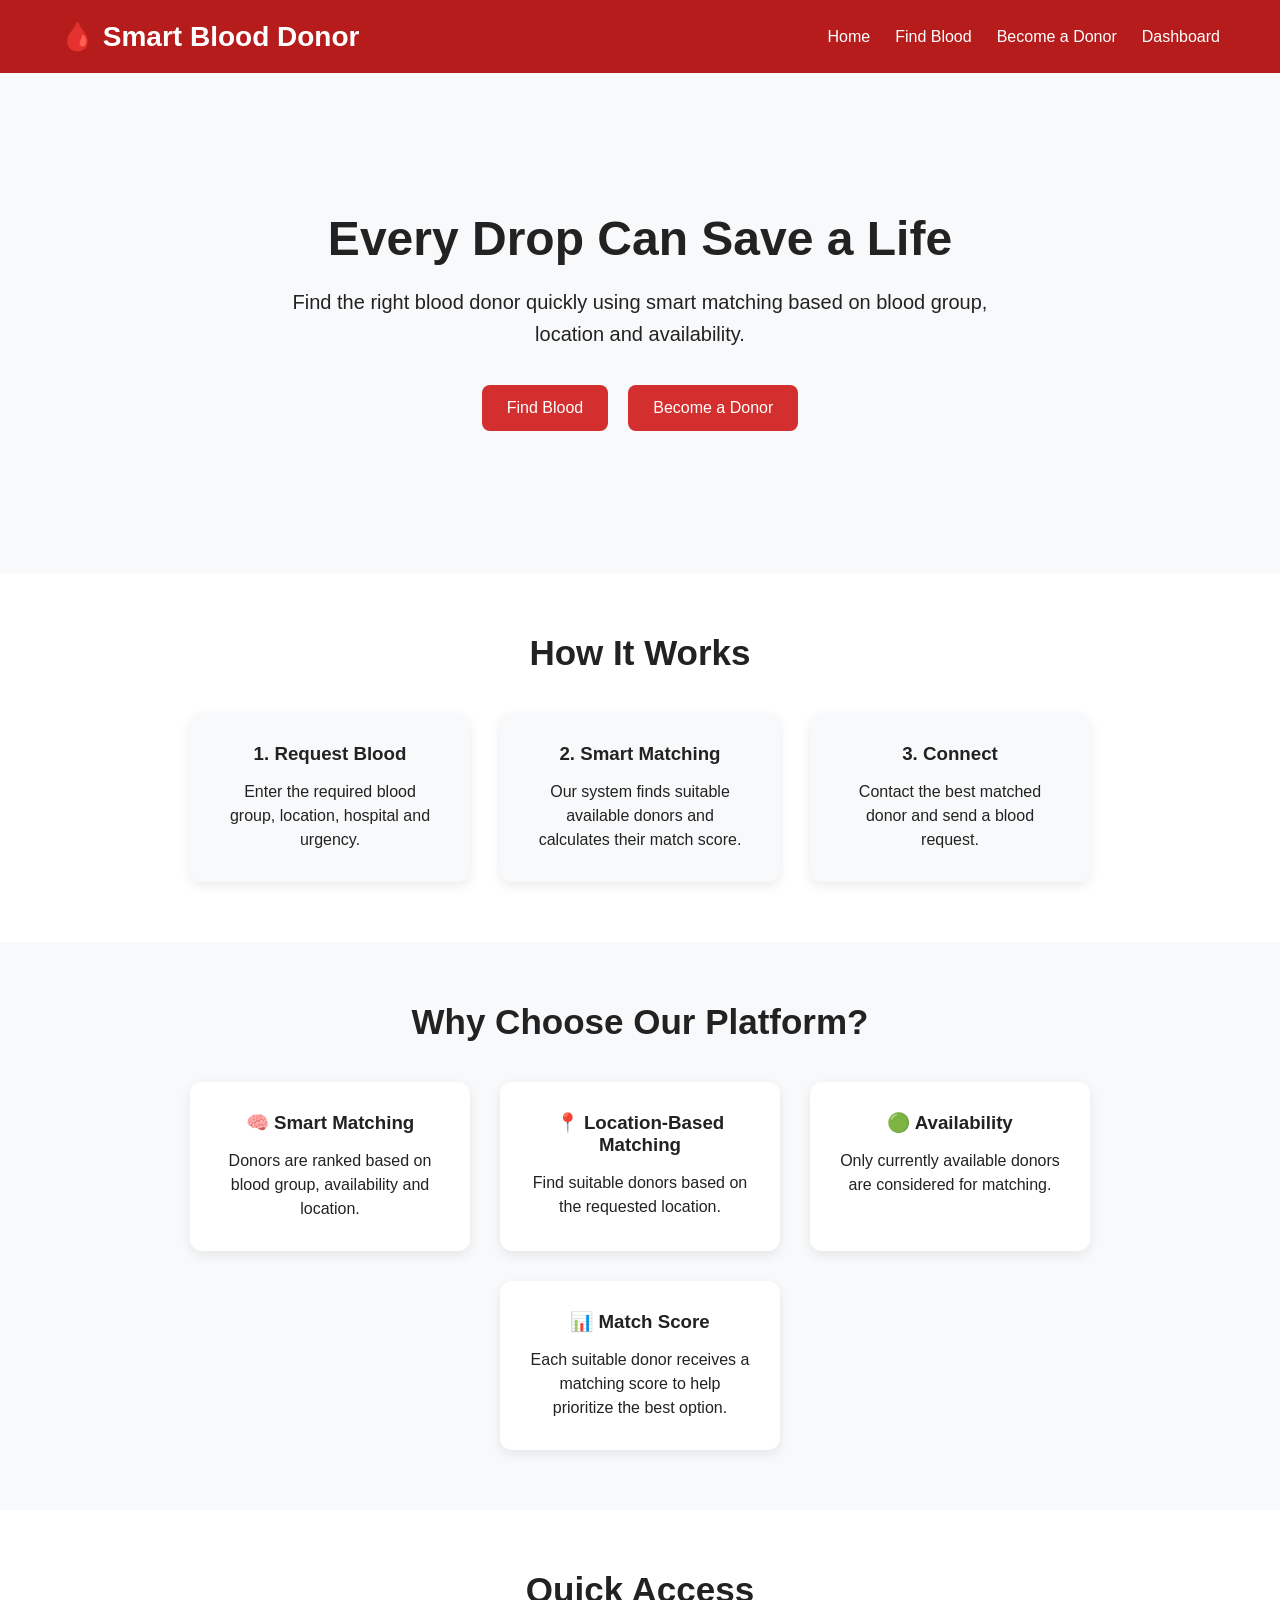
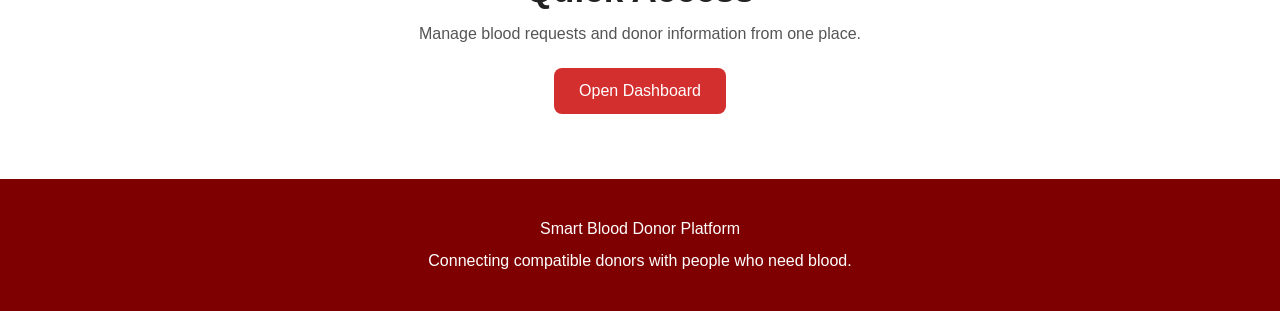
<file: index.html>
<!DOCTYPE html>
<html lang="en">

<head>

    <meta charset="UTF-8">

    <meta name="viewport"
          content="width=device-width, initial-scale=1.0">

    <title>Smart Blood Donor Platform</title>

    <link rel="stylesheet" href="style.css">

</head>

<body>

    <!-- Header -->

    <header>

        <h1>🩸 Smart Blood Donor</h1>

        <nav>

            <a href="index.html">
                Home
            </a>

            <a href="find-blood.html">
                Find Blood
            </a>

            <a href="become-donor.html">
                Become a Donor
            </a>

            <a href="dashboard.html">
                Dashboard
            </a>

        </nav>

    </header>


    <main>

        <!-- Hero Section -->

        <section class="hero">

            <div class="hero-text">

                <h2>
                    Every Drop Can Save a Life
                </h2>

                <p>
                    Find the right blood donor quickly
                    using smart matching based on
                    blood group, location and availability.
                </p>


                <div class="hero-buttons">

                    <a href="find-blood.html">

                        <button>
                            Find Blood
                        </button>

                    </a>


                    <a href="become-donor.html">

                        <button>
                            Become a Donor
                        </button>

                    </a>

                </div>

            </div>

        </section>


        <!-- How It Works -->

        <section class="how-it-works">

            <h2>
                How It Works
            </h2>


            <div class="steps">

                <div class="step">

                    <h3>
                        1. Request Blood
                    </h3>

                    <p>
                        Enter the required blood group,
                        location, hospital and urgency.
                    </p>

                </div>


                <div class="step">

                    <h3>
                        2. Smart Matching
                    </h3>

                    <p>
                        Our system finds suitable
                        available donors and calculates
                        their match score.
                    </p>

                </div>


                <div class="step">

                    <h3>
                        3. Connect
                    </h3>

                    <p>
                        Contact the best matched donor
                        and send a blood request.
                    </p>

                </div>

            </div>

        </section>


        <!-- Features -->

        <section class="features">

            <h2>
                Why Choose Our Platform?
            </h2>


            <div class="feature-container">


                <div class="feature">

                    <h3>
                        🧠 Smart Matching
                    </h3>

                    <p>
                        Donors are ranked based on
                        blood group, availability
                        and location.
                    </p>

                </div>


                <div class="feature">

                    <h3>
                        📍 Location-Based Matching
                    </h3>

                    <p>
                        Find suitable donors based
                        on the requested location.
                    </p>

                </div>


                <div class="feature">

                    <h3>
                        🟢 Availability
                    </h3>

                    <p>
                        Only currently available
                        donors are considered for
                        matching.
                    </p>

                </div>


                <div class="feature">

                    <h3>
                        📊 Match Score
                    </h3>

                    <p>
                        Each suitable donor receives
                        a matching score to help
                        prioritize the best option.
                    </p>

                </div>


            </div>

        </section>


        <!-- Quick Access -->

        <section class="quick-access">

            <h2>
                Quick Access
            </h2>

            <p>
                Manage blood requests and donor
                information from one place.
            </p>


            <a href="dashboard.html">

                <button>
                    Open Dashboard
                </button>

            </a>

        </section>

    </main>


    <footer>

        <p>
            Smart Blood Donor Platform
        </p>

        <p>
            Connecting compatible donors with people
            who need blood.
        </p>

    </footer>


    <script src="script.js"></script>

</body>

</html>
</file>
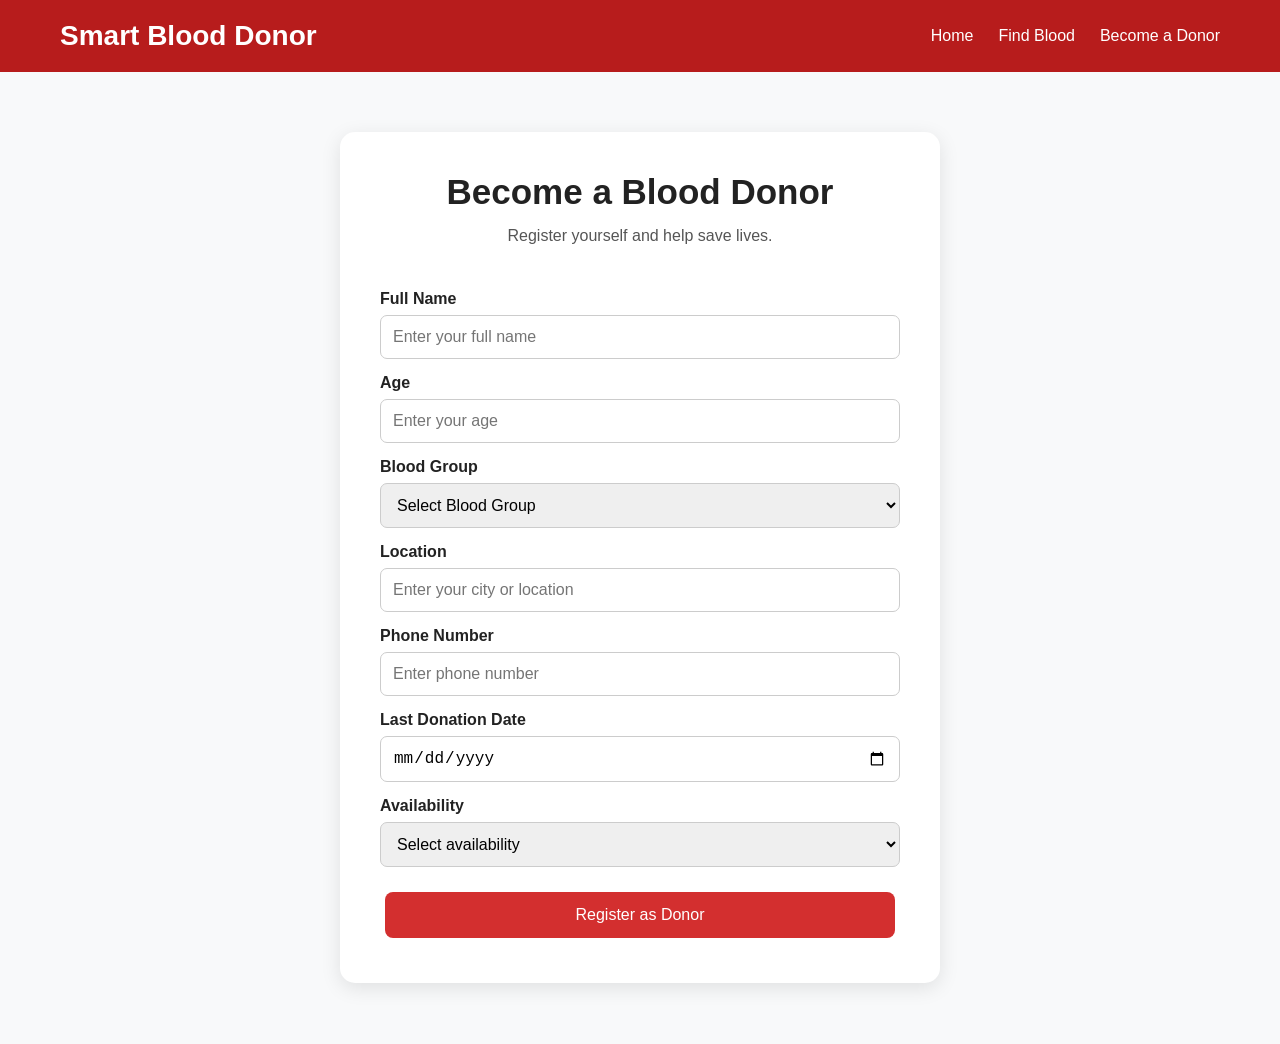
<file: become-donor.html>
<!DOCTYPE html>
<html lang="en">

<head>
    <meta charset="UTF-8">
    <meta name="viewport" content="width=device-width, initial-scale=1.0">

    <title>Become a Donor - Smart Blood Donor</title>

    <link rel="stylesheet" href="style.css">
</head>

<body>

    <header>
        <h1>Smart Blood Donor</h1>

        <nav>
            <a href="index.html">Home</a>
            <a href="find-blood.html">Find Blood</a>
            <a href="become-donor.html">Become a Donor</a>
        </nav>
    </header>


    <main>

        <section class="donor-registration">

            <h2>Become a Blood Donor</h2>

            <p>
                Register yourself and help save lives.
            </p>

            <form id="donor-form">
                <label for="donor-name">Full Name</label>

                <input type="text"
                       id="donor-name"
                       placeholder="Enter your full name">


                <label for="donor-age">Age</label>

                <input type="number"
                       id="donor-age"
                       min="18"
                       placeholder="Enter your age">


                <label for="donor-blood">Blood Group</label>

                <select id="donor-blood">

                    <option value="">Select Blood Group</option>
                    <option value="A+">A+</option>
                    <option value="A-">A-</option>
                    <option value="B+">B+</option>
                    <option value="B-">B-</option>
                    <option value="AB+">AB+</option>
                    <option value="AB-">AB-</option>
                    <option value="O+">O+</option>
                    <option value="O-">O-</option>

                </select>


                <label for="donor-location">Location</label>

                <input type="text"
                       id="donor-location"
                       placeholder="Enter your city or location">


                <label for="donor-phone">Phone Number</label>

                <input type="tel"
                       id="donor-phone"
                       placeholder="Enter phone number">


                <label for="last-donation">
                    Last Donation Date
                </label>

                <input type="date"
                       id="last-donation">


                <label for="availability">
                    Availability
                </label>

                <select id="availability">

                    <option value="">
                        Select availability
                    </option>

                    <option value="Available">
                        Available
                    </option>

                    <option value="Not Available">
                        Not Available
                    </option>

                </select>


                <button type="submit">
                    Register as Donor
                </button>

            </form>

        </section>

    </main>


    <script src="script.js"></script>

</body>

</html>
</file>
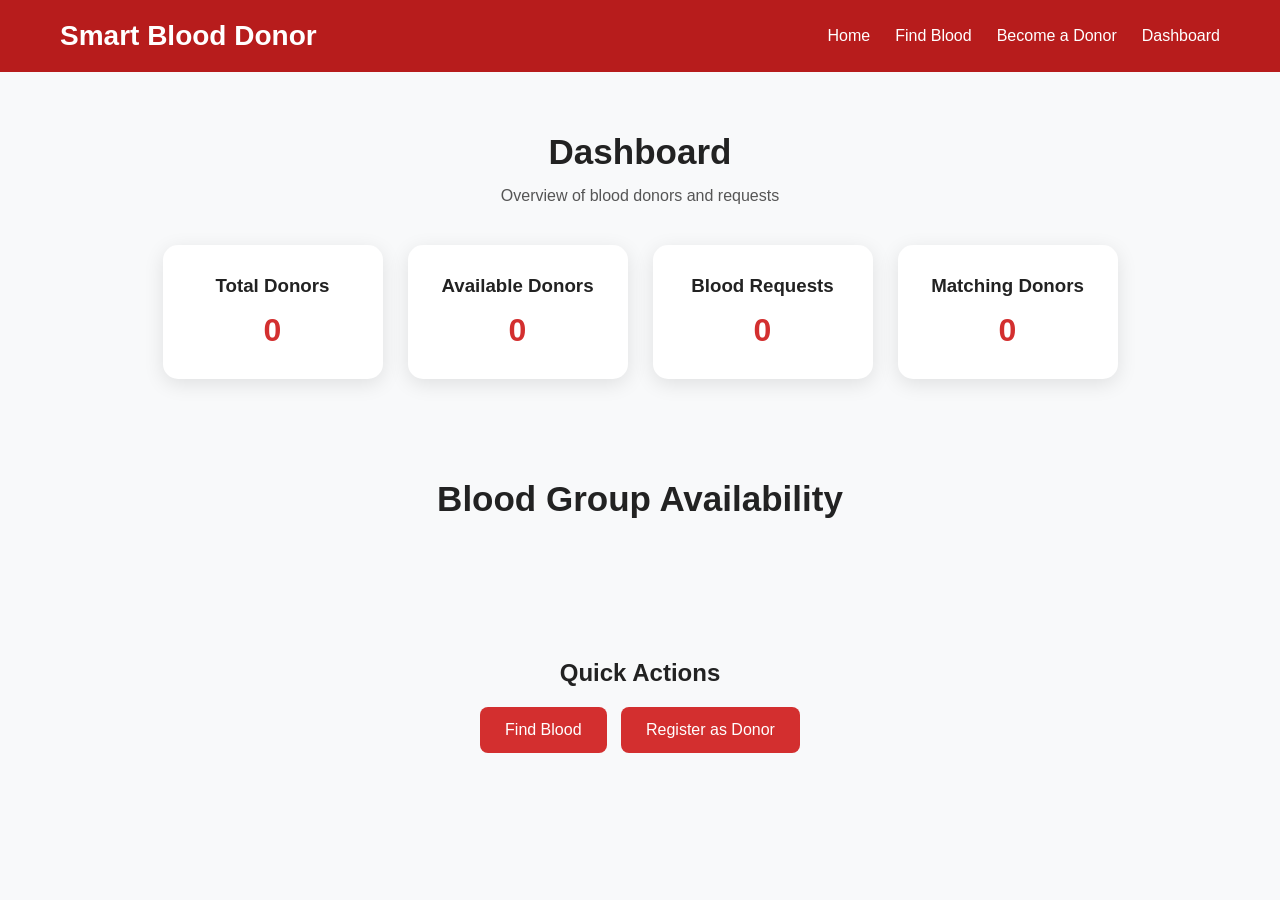
<file: dashboard.html>
<!DOCTYPE html>
<html lang="en">

<head>

    <meta charset="UTF-8">

    <meta name="viewport"
          content="width=device-width, initial-scale=1.0">

    <title>Dashboard - Smart Blood Donor Platform</title>

    <link rel="stylesheet" href="style.css">

</head>

<body>

    <header>

        <h1>Smart Blood Donor</h1>

        <nav>

            <a href="index.html">Home</a>

            <a href="find-blood.html">Find Blood</a>

            <a href="become-donor.html">Become a Donor</a>

            <a href="dashboard.html">Dashboard</a>

        </nav>

    </header>


    <main>

        <section class="dashboard-section">

            <h2>Dashboard</h2>

            <p class="matching-subtitle">
                Overview of blood donors and requests
            </p>


            <!-- Statistics -->

            <div class="dashboard-cards">

                <div class="dashboard-card">

                    <h3>Total Donors</h3>

                    <p id="total-donors">
                        0
                    </p>

                </div>


                <div class="dashboard-card">

                    <h3>Available Donors</h3>

                    <p id="available-donors">
                        0
                    </p>

                </div>


                <div class="dashboard-card">

                    <h3>Blood Requests</h3>

                    <p id="total-requests">
                        0
                    </p>

                </div>


                <div class="dashboard-card">

                    <h3>Matching Donors</h3>

                    <p id="matching-donors">
                        0
                    </p>

                </div>

            </div>


            <!-- Blood Group Availability -->

            <div class="dashboard-section">

                <h2>Blood Group Availability</h2>

                <div id="blood-group-list">

                    <!-- Blood groups will appear here -->

                </div>

            </div>


            <!-- Quick Actions -->

            <div class="dashboard-actions">

                <h2>Quick Actions</h2>

                <button onclick="window.location.href='find-blood.html'">
                    Find Blood
                </button>

                <button onclick="window.location.href='become-donor.html'">
                    Register as Donor
                </button>

            </div>


        </section>

    </main>


    <script src="script.js"></script>

</body>

</html>
</file>
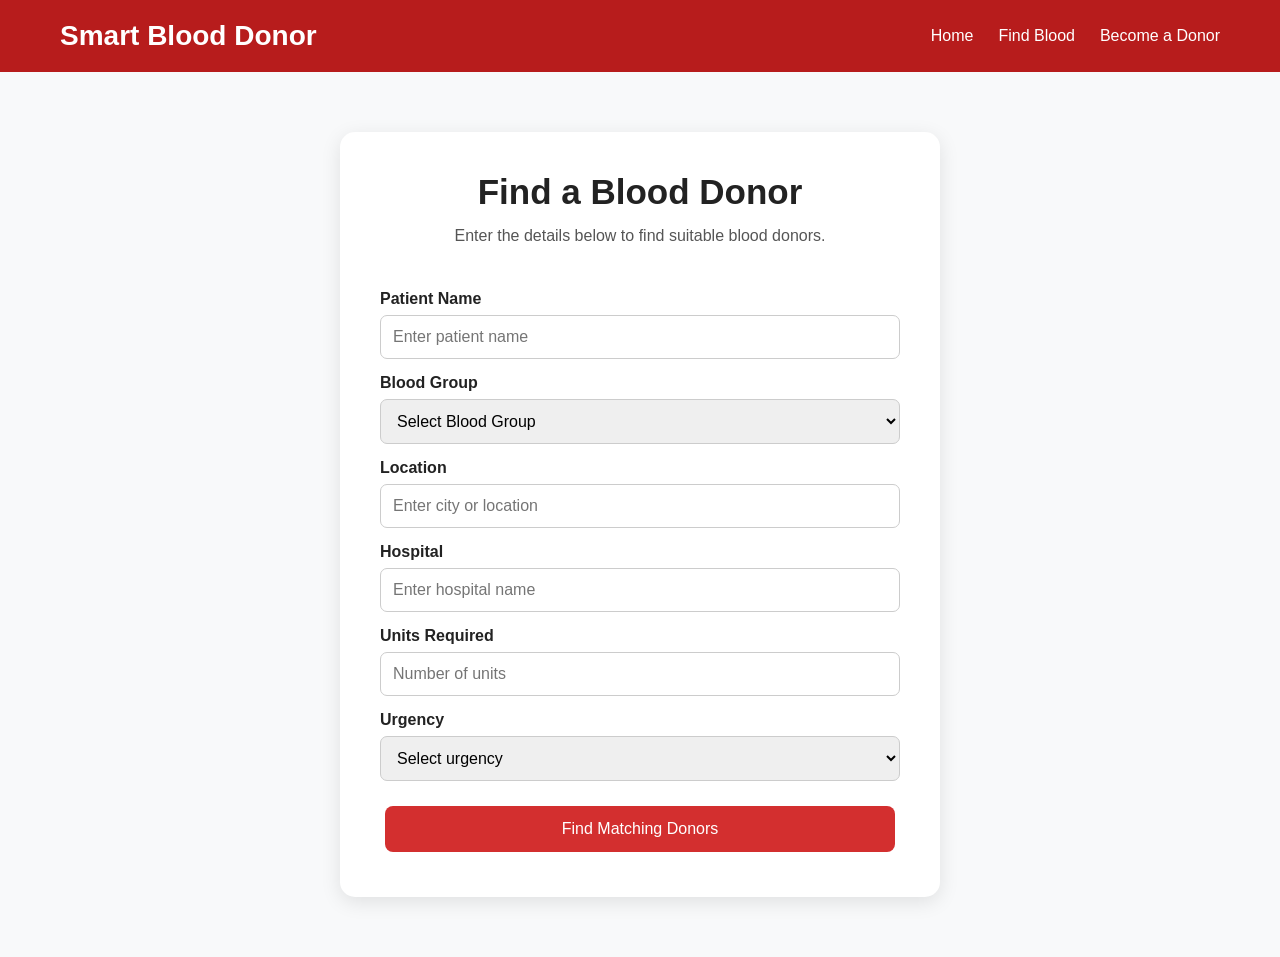
<file: find-blood.html>
<!DOCTYPE html>
<html lang="en">

<head>
    <meta charset="UTF-8">
    <meta name="viewport" content="width=device-width, initial-scale=1.0">

    <title>Find Blood - Smart Blood Donor</title>

    <link rel="stylesheet" href="style.css">
</head>

<body>

    <header>
        <h1>Smart Blood Donor</h1>

        <nav>
            <a href="index.html">Home</a>
            <a href="find-blood.html">Find Blood</a>
            <a href="#">Become a Donor</a>
        </nav>
    </header>


    <main>

        <section class="blood-request">

            <h2>Find a Blood Donor</h2>

            <p>
                Enter the details below to find suitable
                blood donors.
            </p>

            <form id="blood-request-form">

                <label for="patient-name">Patient Name</label>
                <input type="text" id="patient-name"
                       placeholder="Enter patient name">


                <label for="blood-group">Blood Group</label>

                <select id="blood-group">

                    <option value="">Select Blood Group</option>
                    <option value="A+">A+</option>
                    <option value="A-">A-</option>
                    <option value="B+">B+</option>
                    <option value="B-">B-</option>
                    <option value="AB+">AB+</option>
                    <option value="AB-">AB-</option>
                    <option value="O+">O+</option>
                    <option value="O-">O-</option>

                </select>


                <label for="location">Location</label>

                <input type="text" id="location"
                       placeholder="Enter city or location">


                <label for="hospital">Hospital</label>

                <input type="text" id="hospital"
                       placeholder="Enter hospital name">


                <label for="units">Units Required</label>

                <input type="number" id="units"
                       min="1"
                       placeholder="Number of units">


                <label for="urgency">Urgency</label>

                <select id="urgency">

                    <option value="">Select urgency</option>
                    <option value="Emergency">Emergency</option>
                    <option value="Urgent">Urgent</option>
                    <option value="Normal">Normal</option>

                </select>


                <button type="submit">
                    Find Matching Donors
                </button>

            </form>

        </section>

    </main>


    <script src="script.js"></script>

</body>

</html>
</file>
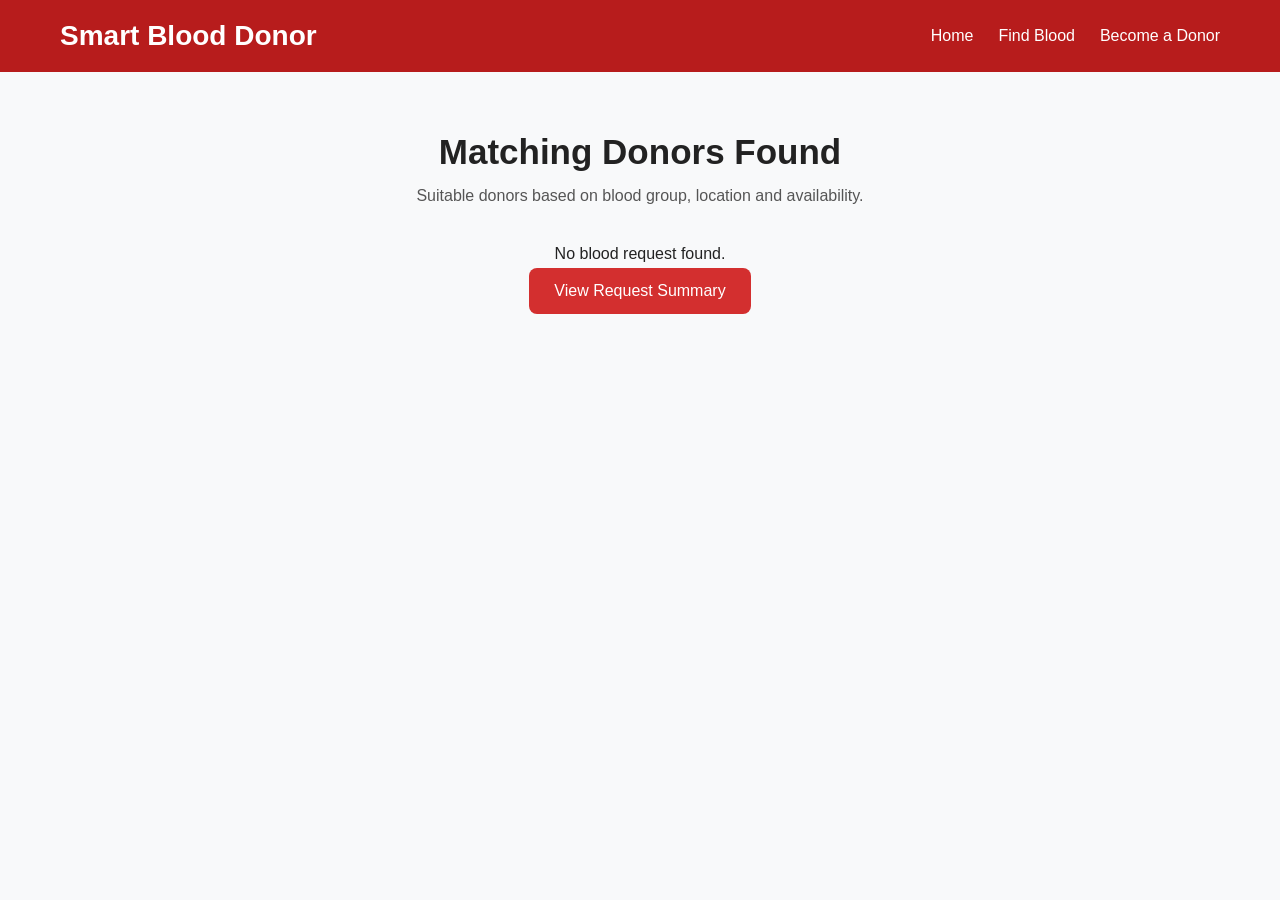
<file: matching-results.html>
<!DOCTYPE html>
<html lang="en">

<head>
    <meta charset="UTF-8">

    <meta name="viewport"
          content="width=device-width, initial-scale=1.0">

    <title>Matching Donors - Smart Blood Donor</title>

    <link rel="stylesheet" href="style.css">
</head>

<body>

    <header>

        <h1>Smart Blood Donor</h1>

        <nav>
            <a href="index.html">Home</a>
            <a href="find-blood.html">Find Blood</a>
            <a href="become-donor.html">Become a Donor</a>
        </nav>

    </header>


    <main>

        <section class="matching-section">

            <h2 id="matching-title">
                Matching Donors Found
            </h2>

            <p class="matching-subtitle">
                Suitable donors based on blood group,
                location and availability.
            </p>


            <div class="donor-cards" id="donor-results">

                <!-- Donor cards will be added here automatically -->

            </div>


            <!-- Request Summary Button -->

            <button onclick="window.location.href='request-summary.html'">
                View Request Summary
            </button>


        </section>

    </main>


    <script src="script.js"></script>

</body>

</html>
</file>
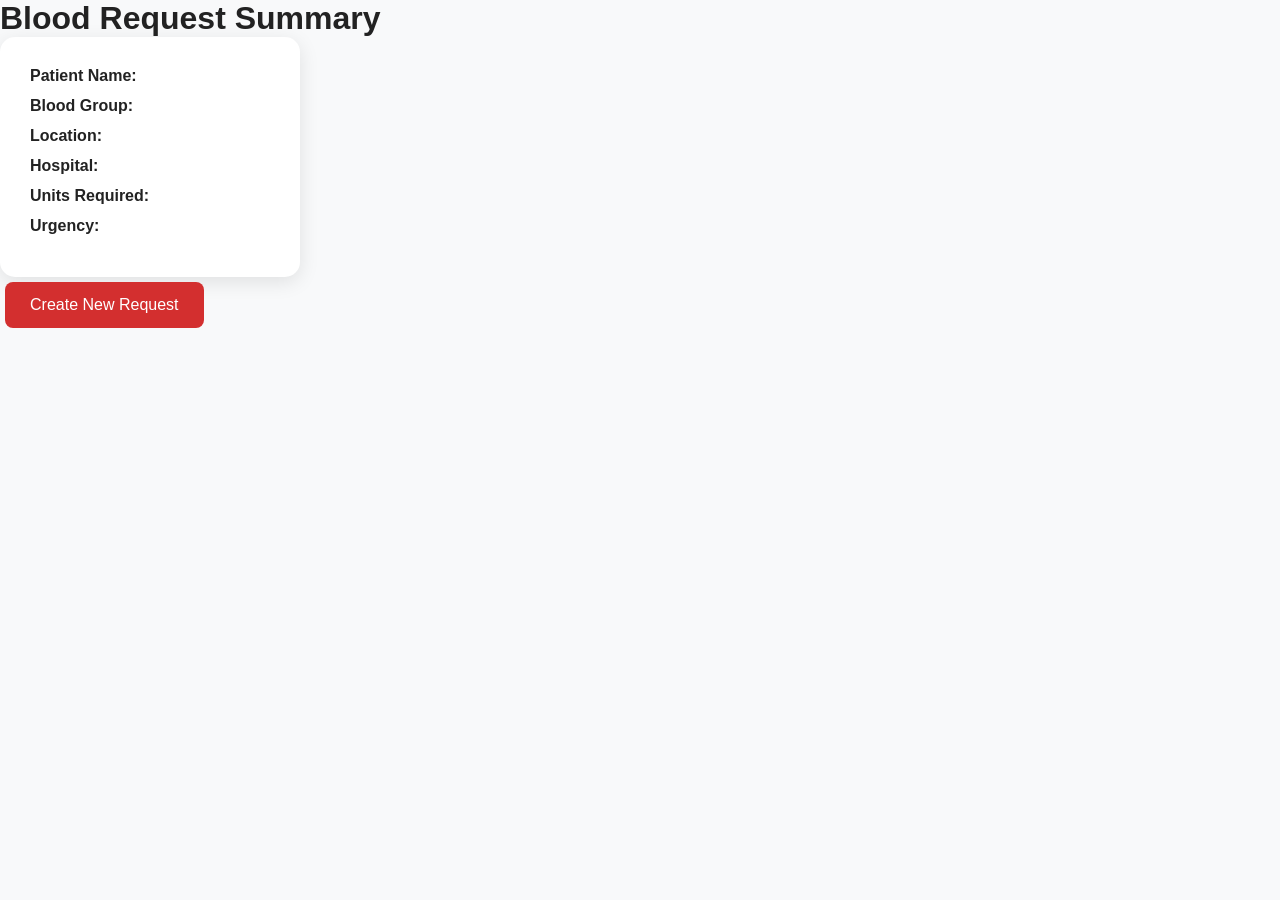
<file: request-summary.html>
<!DOCTYPE html>
<html lang="en">

<head>
    <meta charset="UTF-8">
    <meta name="viewport" content="width=device-width, initial-scale=1.0">

    <title>Request Summary - Smart Blood Donor Platform</title>

    <link rel="stylesheet" href="style.css">
</head>

<body>

    <div class="container">

        <h1>Blood Request Summary</h1>

        <div class="donor-card">

            <p>
                <strong>Patient Name:</strong>
                <span id="summary-patient"></span>
            </p>

            <p>
                <strong>Blood Group:</strong>
                <span id="summary-blood"></span>
            </p>

            <p>
                <strong>Location:</strong>
                <span id="summary-location"></span>
            </p>

            <p>
                <strong>Hospital:</strong>
                <span id="summary-hospital"></span>
            </p>

            <p>
                <strong>Units Required:</strong>
                <span id="summary-units"></span>
            </p>

            <p>
                <strong>Urgency:</strong>
                <span id="summary-urgency"></span>
            </p>

        </div>

        <div id="summary-message"></div>

        <button onclick="window.location.href='find-blood.html'">
            Create New Request
        </button>

    </div>

    <script src="script.js"></script>

</body>

</html>
</file>
<file: style.css>
* {
    margin: 0;
    padding: 0;
    box-sizing: border-box;
}

body {
    font-family: Arial, sans-serif;
    background-color: #f8f9fa;
    color: #222;
}

header {
    background-color: #b71c1c;
    color: white;
    padding: 20px 60px;

    display: flex;
    justify-content: space-between;
    align-items: center;
}

header h1 {
    font-size: 28px;
}

nav {
    display: flex;
    gap: 25px;
}

nav a {
    color: white;
    text-decoration: none;
    font-size: 16px;
}

.hero {
    min-height: 500px;

    display: flex;
    justify-content: center;
    align-items: center;

    text-align: center;
    padding: 40px;
}

.hero-text {
    max-width: 700px;
}

.hero h2 {
    font-size: 48px;
    margin-bottom: 20px;
}

.hero p {
    font-size: 20px;
    line-height: 1.6;
    margin-bottom: 30px;
}

button {
    background-color: #d32f2f;
    color: white;

    border: none;
    padding: 14px 25px;

    border-radius: 8px;

    font-size: 16px;

    margin: 5px;

    cursor: pointer;
}

button:hover {
    background-color: #9a0007;
}
.how-it-works {
    padding: 60px 40px;
    text-align: center;
    background-color: white;
}

.how-it-works h2 {
    font-size: 35px;
    margin-bottom: 40px;
}

.steps {
    display: flex;
    justify-content: center;
    gap: 30px;
    flex-wrap: wrap;
}

.step {
    width: 280px;
    padding: 30px;

    background-color: #f8f9fa;

    border-radius: 12px;

    box-shadow: 0 4px 12px rgba(0, 0, 0, 0.08);
}

.step h3 {
    margin-bottom: 15px;
}

.step p {
    line-height: 1.5;
}
.features {
    padding: 60px 40px;
    text-align: center;
}

.features h2 {
    font-size: 35px;
    margin-bottom: 40px;
}

.feature-container {
    display: flex;
    justify-content: center;
    gap: 30px;
    flex-wrap: wrap;
}

.feature {
    width: 280px;
    padding: 30px;

    background-color: white;

    border-radius: 12px;

    box-shadow: 0 4px 12px rgba(0, 0, 0, 0.08);
}

.feature h3 {
    margin-bottom: 15px;
}

.feature p {
    line-height: 1.5;
}
.blood-request {
    max-width: 600px;
    margin: 60px auto;
    padding: 40px;

    background-color: white;

    border-radius: 15px;

    box-shadow: 0 5px 20px rgba(0, 0, 0, 0.1);
}

.blood-request h2 {
    text-align: center;
    font-size: 35px;
    margin-bottom: 15px;
}

.blood-request > p {
    text-align: center;
    margin-bottom: 30px;
    color: #555;
}

.blood-request form {
    display: flex;
    flex-direction: column;
}

.blood-request label {
    margin-top: 15px;
    margin-bottom: 7px;
    font-weight: bold;
}

.blood-request input,
.blood-request select {
    padding: 12px;

    border: 1px solid #ccc;
    border-radius: 7px;

    font-size: 16px;
}

.blood-request input:focus,
.blood-request select:focus {
    outline: none;
    border-color: #d32f2f;
}

.blood-request button {
    margin-top: 25px;
}
.donor-registration {
    max-width: 600px;
    margin: 60px auto;
    padding: 40px;

    background-color: white;

    border-radius: 15px;

    box-shadow: 0 5px 20px rgba(0, 0, 0, 0.1);
}

.donor-registration h2 {
    text-align: center;
    font-size: 35px;
    margin-bottom: 15px;
}

.donor-registration > p {
    text-align: center;
    margin-bottom: 30px;
    color: #555;
}

.donor-registration form {
    display: flex;
    flex-direction: column;
}

.donor-registration label {
    margin-top: 15px;
    margin-bottom: 7px;
    font-weight: bold;
}

.donor-registration input,
.donor-registration select {
    padding: 12px;

    border: 1px solid #ccc;
    border-radius: 7px;

    font-size: 16px;
}

.donor-registration input:focus,
.donor-registration select:focus {
    outline: none;
    border-color: #d32f2f;
}

.donor-registration button {
    margin-top: 25px;
}
.matching-section {
    padding: 60px 40px;
    text-align: center;
}

.matching-section h2 {
    font-size: 35px;
    margin-bottom: 15px;
}

.matching-subtitle {
    color: #555;
    margin-bottom: 40px;
}

.donor-cards {
    display: flex;
    justify-content: center;
    gap: 30px;
    flex-wrap: wrap;
}

.donor-card {
    width: 300px;
    padding: 30px;

    background-color: white;

    border-radius: 15px;

    box-shadow: 0 5px 20px rgba(0, 0, 0, 0.1);

    text-align: left;
}

.donor-card h3 {
    font-size: 24px;
    margin-bottom: 20px;
}

.donor-card p {
    margin-bottom: 12px;
}

.available {
    font-weight: bold;
}

.match-score {
    margin-top: 20px;
    padding: 12px;

    background-color: #ffebee;

    border-radius: 8px;

    text-align: center;

    font-weight: bold;
}

.donor-card button {
    width: 100%;
    margin-top: 20px;
}
/* ============================= */
/* HOME PAGE IMPROVEMENTS */
/* ============================= */

.hero-buttons {
    display: flex;
    justify-content: center;
    gap: 10px;
    flex-wrap: wrap;
}

.hero-buttons a {
    text-decoration: none;
}


/* ============================= */
/* QUICK ACCESS */
/* ============================= */

.quick-access {
    padding: 60px 40px;
    text-align: center;
    background-color: white;
}

.quick-access h2 {
    font-size: 35px;
    margin-bottom: 15px;
}

.quick-access p {
    color: #555;
    margin-bottom: 20px;
}


/* ============================= */
/* FOOTER */
/* ============================= */

footer {
    background-color: #7f0000;
    color: white;
    text-align: center;
    padding: 30px 20px;
}

footer p {
    margin: 8px;
    line-height: 1.5;
}


/* ============================= */
/* DASHBOARD */
/* ============================= */

.dashboard-section {
    padding: 60px 40px;
    text-align: center;
}

.dashboard-section > h2 {
    font-size: 35px;
    margin-bottom: 15px;
}

.dashboard-cards {
    display: flex;
    justify-content: center;
    gap: 25px;
    flex-wrap: wrap;
    margin: 40px 0;
}

.dashboard-card {
    width: 220px;
    padding: 30px 20px;

    background-color: white;

    border-radius: 15px;

    box-shadow: 0 5px 20px rgba(0, 0, 0, 0.1);
}

.dashboard-card h3 {
    margin-bottom: 15px;
}

.dashboard-card p {
    font-size: 32px;
    font-weight: bold;
    color: #d32f2f;
}


/* Blood group section */

#blood-group-list {
    display: flex;
    justify-content: center;
    gap: 25px;
    flex-wrap: wrap;
    margin-top: 30px;
}


/* Dashboard buttons */

.dashboard-actions {
    margin-top: 50px;
}

.dashboard-actions h2 {
    margin-bottom: 15px;
}


/* ============================= */
/* NAVIGATION HOVER */
/* ============================= */

nav a:hover {
    text-decoration: underline;
}


/* ============================= */
/* MOBILE RESPONSIVE */
/* ============================= */

@media (max-width: 700px) {

    header {
        padding: 20px;
        flex-direction: column;
        gap: 15px;
    }

    nav {
        gap: 12px;
        flex-wrap: wrap;
        justify-content: center;
    }

    .hero h2 {
        font-size: 36px;
    }

    .hero p {
        font-size: 17px;
    }

    .dashboard-section {
        padding: 40px 20px;
    }

}
</file>
